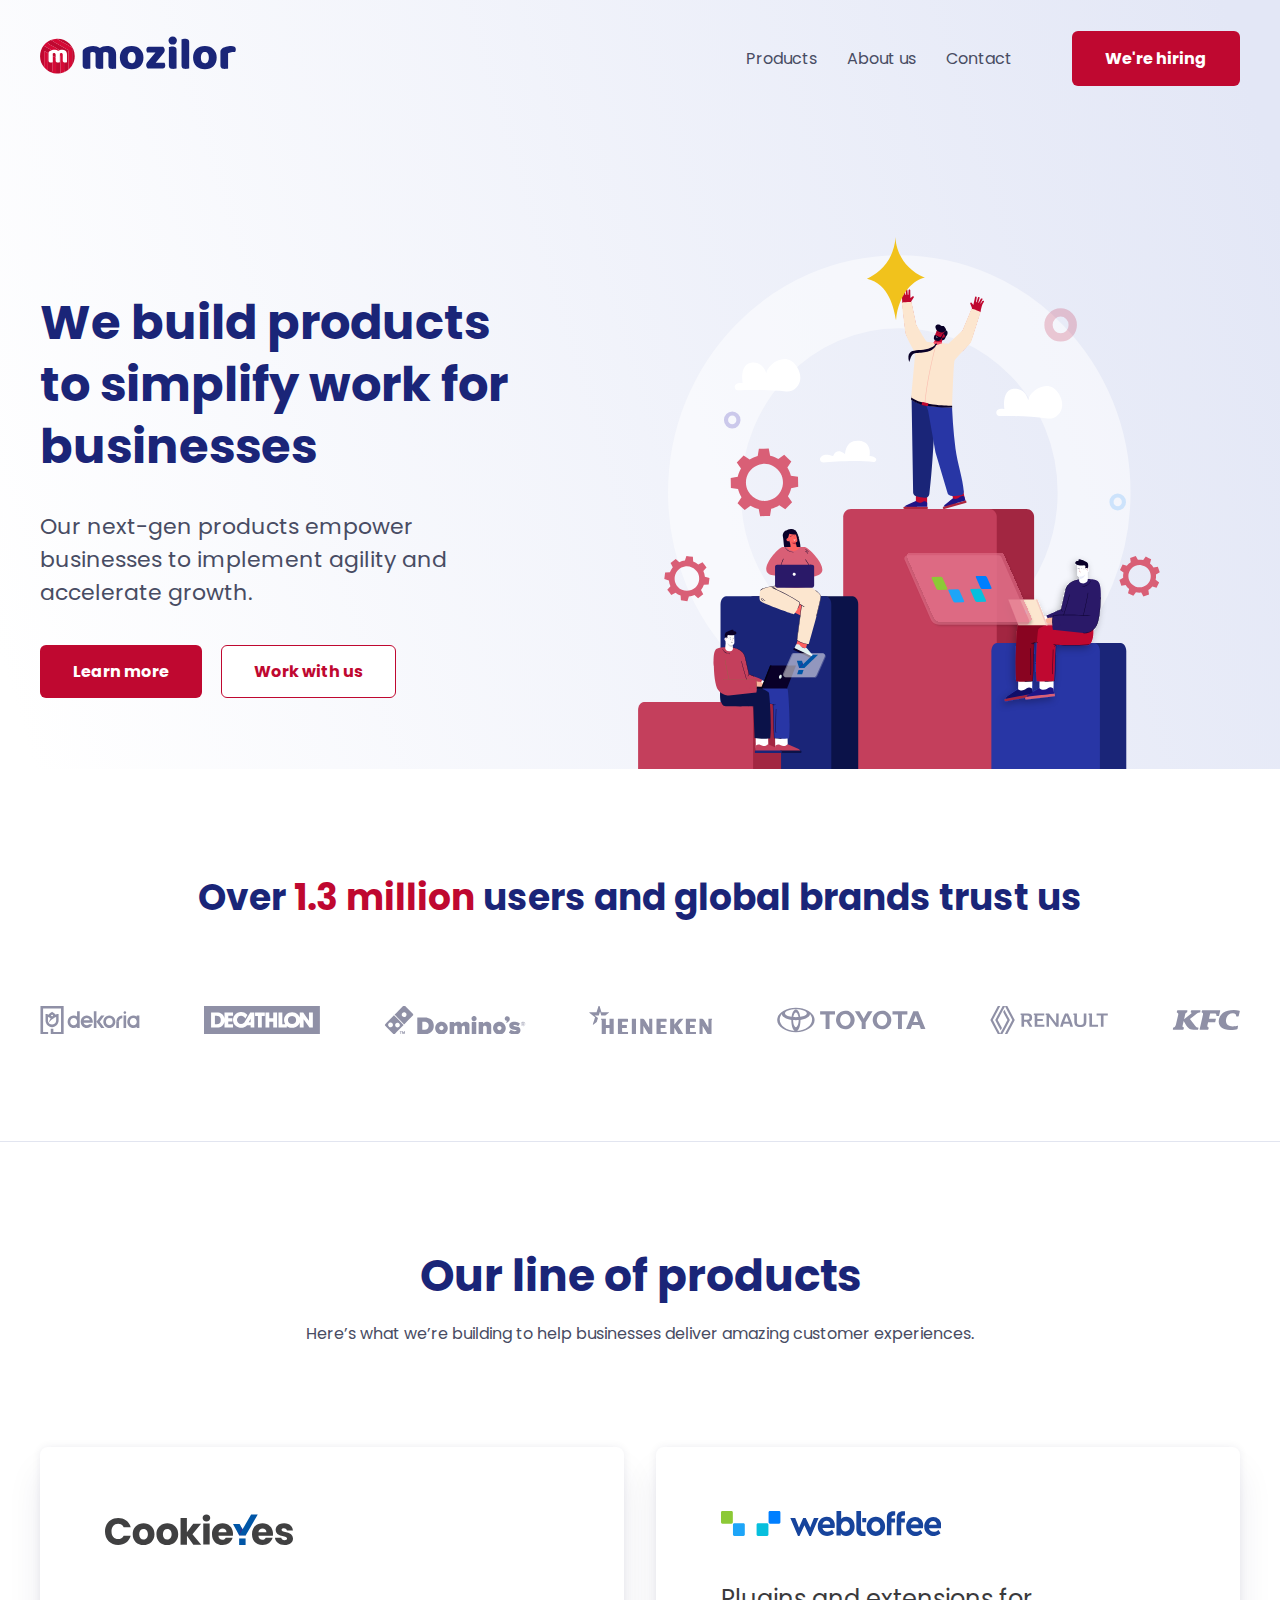
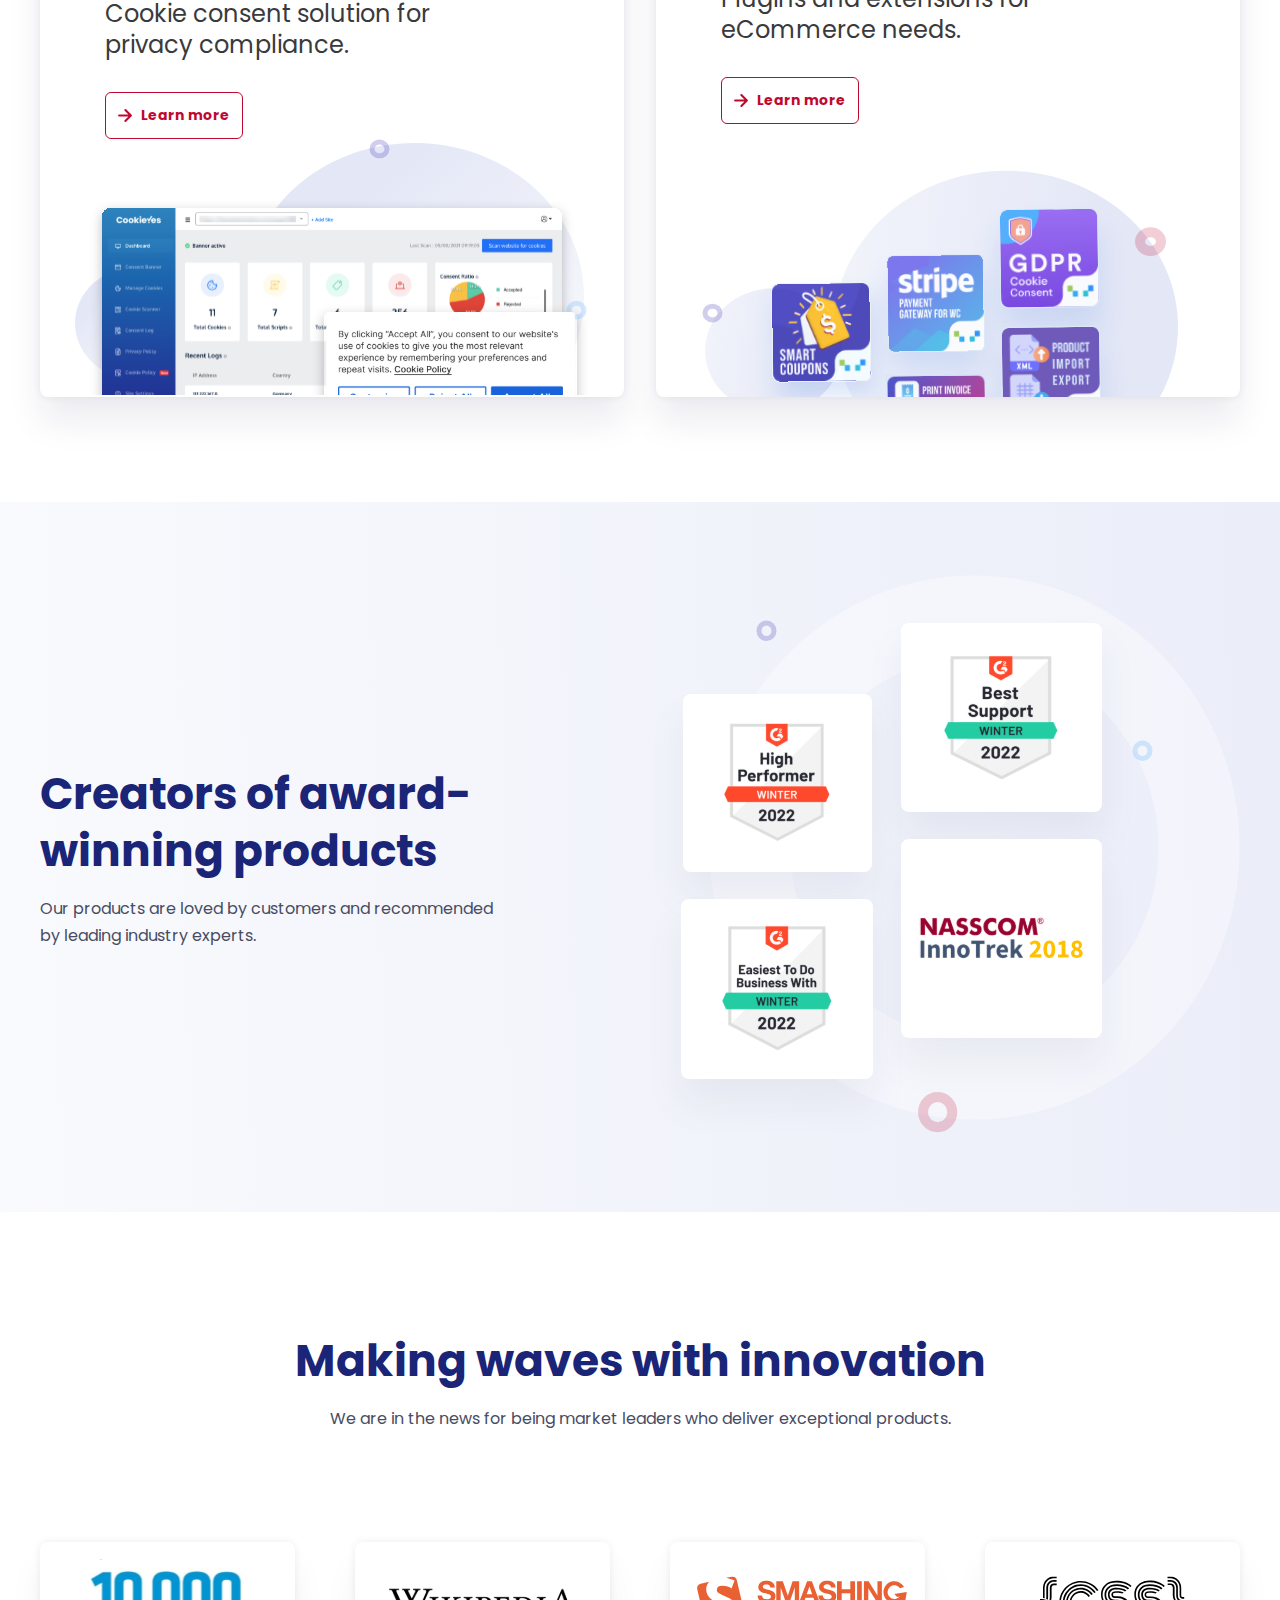
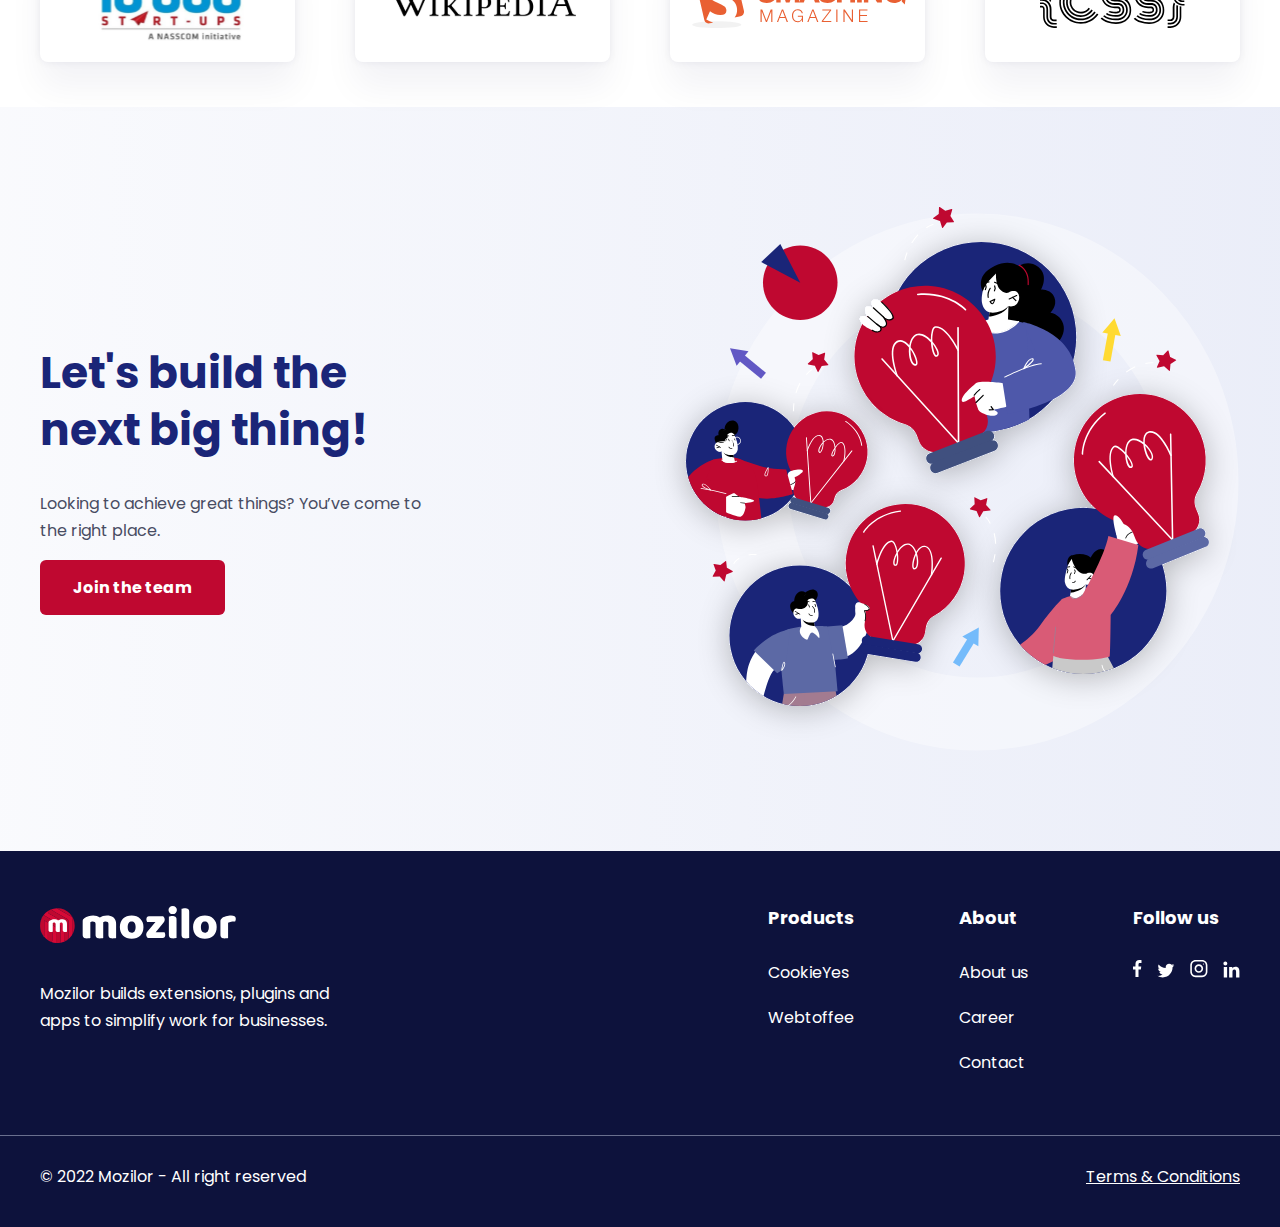
<file: index.html>
<!DOCTYPE html>
<html lang="en">

<head>
  <meta charset="UTF-8">
  <meta http-equiv="X-UA-Compatible" content="IE=edge">
  <meta name="viewport" content="width=device-width, initial-scale=1.0">
  <link rel="stylesheet" href="scss/style.css">
  <title>Mozilor</title>
  <link rel="preconnect" href="https://fonts.googleapis.com">
  <link rel="preconnect" href="https://fonts.gstatic.com" crossorigin>
  <link href="https://fonts.googleapis.com/css2?family=Poppins:wght@400;700&display=swap" rel="stylesheet">
  <link rel="stylesheet" href="https://cdn.jsdelivr.net/npm/swiper@8/swiper-bundle.min.css" />
</head>

<body>
  <header class="header">
    <div class="container">
      <div class="navigation">
        <a class="logo" href="index.html">
          <img class="logo__img" src="images/logo.svg" alt="Mozilor">
        </a>
        <nav class="menu">
          <button class="menu-btn">
            <span></span>
            <span></span>
            <span></span>
          </button>
          <ul class="menu__list">
            <li class="menu__list-item">
              <a class="menu__link" href="/pages/products.html">Products</a>
            </li>
            <li class="menu__list-item">
              <a class="menu__link" href="/pages/about.html">About us</a>
            </li>
            <li class="menu__list-item">
              <a class="menu__link" href="/pages/contact.html">Contact</a>
            </li>
          </ul>
          <button class="btn header__box-btn">We're hiring</button>
        </nav>
      </div>
      <div class="header__box">
        <div class="header__box-content">
          <h1 class="header__box-title">We build products to simplify work for businesses</h1>
          <p class="header__box-text">Our next-gen products empower businesses to implement agility and accelerate
            growth.
          </p>
          <div class="header__box-buttons">
            <buton class="btn header__box-buttons--one">Learn more</buton>
            <buton class="btn header__box-buttons--two">Work with us</buton>
          </div>
        </div>
        <img class="header__box-img" src="images/header.svg" alt="picture">
      </div>
    </div>
  </header>
  <section class="brands">
    <div class="container">
      <p class="brands__text">Over <span>1.3 million</span> users and global brands trust us</p>
      <div class="brands__box">
        <a class="brands__box-item" href="#">
          <img class="brands__box-img" src="images/dekoria.svg" alt="dekoria">
        </a>
        <a class="brands__box-item" href="#">
          <img class="brands__box-img" src="images/decathlon.svg" alt="decathlon">
        </a>
        <a class="brands__box-item" href="#">
          <img class="brands__box-img" src="images/dominos.svg" alt="dominos">
        </a>
        <a class="brands__box-item" href="#">
          <img class="brands__box-img" src="images/heineken.svg" alt="heineken">
        </a>
        <a class="brands__box-item" href="#">
          <img class="brands__box-img" src="images/toyota.svg" alt="toyota">
        </a>
        <a class="brands__box-item" href="#">
          <img class="brands__box-img" src="images/renault.svg" alt="renault">
        </a>
        <a class="brands__box-item" href="#">
          <img class="brands__box-img" src="images/kfc.svg" alt="kfc">
        </a>
      </div>
    </div>
  </section>
  <section class="products">
    <div class="container">
      <h2 class="products__title">Our line of products</h2>
      <p class="products__text">Here’s what we’re building to help businesses deliver amazing customer experiences.</p>
      <div class="products__box">
        <div class="products__box-item">
          <div class="products__box-content">
            <img class="products__box-img" src="images/cookieyes.svg" alt="cookieyes">
            <p class="products__box-text">Cookie consent solution for privacy compliance.</p>
            <button class="products__box-btn">
              <svg width="14" height="15" viewBox="0 0 14 15" fill="none" xmlns="http://www.w3.org/2000/svg">
                <path d="M7.39375 13.0125L12.9049 7.50002L7.39235 1.98752M1.09375 7.50002H12.9063H1.09375Z"
                  stroke="#BF0830" stroke-width="2" stroke-linecap="round" stroke-linejoin="round" />
              </svg>
              <span>Learn more</span>
            </button>
          </div>
          <img class="products__box-img" src="images/products-1.svg" alt="">
        </div>
        <div class="products__box-item">
          <div class="products__box-content">
            <img class="products__box-img" src="images/webtoffee.svg" alt="webtoffee">
            <p class="products__box-text">Plugins and extensions for eCommerce needs.</p>
            <button class="products__box-btn">
              <svg width="14" height="15" viewBox="0 0 14 15" fill="none" xmlns="http://www.w3.org/2000/svg">
                <path d="M7.39375 13.0125L12.9049 7.50002L7.39235 1.98752M1.09375 7.50002H12.9063H1.09375Z"
                  stroke="#BF0830" stroke-width="2" stroke-linecap="round" stroke-linejoin="round" />
              </svg>
              <span>Learn more</span>
            </button>
          </div>
          <img class="products__box-img" src="images/products-2.svg" alt="">
        </div>
      </div>
    </div>
  </section>
  <section class="creators">
    <div class="container">
      <div class="creators__box">
        <div class="creators__box-content">
          <h2 class="creators__box-title">Creators of award-winning products</h2>
          <p class="creators__box-text">Our products are loved by customers and recommended by leading industry experts.
          </p>
        </div>
        <img class="creators__box-img" src="images/creators.svg" alt="creators">
      </div>
    </div>
  </section>
  <section class="innovation">
    <div class="container">
      <h2 class="innovation__title">Making waves with innovation</h2>
      <p class="innovation__text">We are in the news for being market leaders who deliver exceptional products.</p>
      <div class="innovation__slider-wrapper">
        <a class="innovation__slider-item">
          <img src="images/innovation1.svg" alt="startups">
        </a>
        <a class="innovation__slider-item">
          <img src="images/innovation2.svg" alt="wikipedia">
        </a>
        <a class="innovation__slider-item">
          <img src="images/innovation3.svg" alt="smashning">
        </a>
        <a class="innovation__slider-item">
          <img src="images/innovation4.svg" alt="css">
        </a>
      </div>
    </div>
  </section>
  <section class="join">
    <div class="container">
      <div class="join__box">
        <div class="join__box-content">
          <h2 class="join__box-title">Let's build the next big thing!</h2>
          <p class="join__box-text">Looking to achieve great things? You’ve come to the right place.
          </p>
          <button class="btn join__box-btn">Join the team</button>
        </div>
        <img class="join__box-img" src="images/join-bg.svg" alt="team">
      </div>
    </div>
  </section>
  <footer class="footer">
    <div class="container">
      <div class="footer__top">
        <div class="footer__content">
          <img class="footer__content-logo" src="images/footer-logo.svg" alt="Mozilor">
          <p class="footer__content-text">Mozilor builds extensions, plugins and apps to simplify work for businesses.
          </p>
        </div>
        <div class="footer__info">
          <div class="footer__item">
            <h5 class="footer__item-title">Products</h5>
            <ul class="footer__list">
              <li class="footer__list-item">
                <a class="footer__item-link" href="#">CookieYes</a>
              </li>
              <li class="footer__list-item">
                <a class="footer__item-link" href="#">Webtoffee</a>
              </li>
            </ul>
          </div>
          <div class="footer__item">
            <h5 class="footer__item-title">About</h5>
            <ul class="footer__list">
              <li class="footer__list-item">
                <a class="footer__item-link" href="#">About us</a>
              </li>
              <li class="footer__list-item">
                <a class="footer__item-link" href="#">Career</a>
              </li>
              <li class="footer__list-item">
                <a class="footer__item-link" href="#">Contact</a>
              </li>
            </ul>
          </div>
          <div class="footer__item">
            <h5 class="footer__item-title">Follow us</h5>
            <div class="footer__social">
              <a class="footer__social-item" href="#">
                <svg width="9" height="18" viewBox="0 0 9 18">
                  <path
                    d="M6.95282 2.89077H8.50569V0.186185C8.23779 0.14933 7.31641 0.0664062 6.24337 0.0664062C4.00443 0.0664062 2.4707 1.47469 2.4707 4.06304V6.44514H0V9.46867H2.4707V17.0764H5.49989V9.46937H7.87065L8.247 6.44585H5.49918V4.36284C5.49989 3.48895 5.73519 2.89077 6.95282 2.89077Z" />
                </svg>
              </a>
              <a class="footer__social-item" href="#">
                <svg width="18" height="15" viewBox="0 0 18 15">
                  <path
                    d="M17.2678 2.37425C16.6444 2.64768 15.9802 2.82892 15.2878 2.91692C16.0001 2.49158 16.5439 1.8232 16.7995 1.01758C16.1353 1.41358 15.402 1.6933 14.6204 1.84939C13.9898 1.17787 13.0909 0.761963 12.1103 0.761963C10.2079 0.761963 8.67624 2.30615 8.67624 4.1992C8.67624 4.47158 8.69929 4.73349 8.75586 4.98282C5.899 4.84349 3.3711 3.47425 1.67291 1.38844C1.37643 1.90282 1.20253 2.49158 1.20253 3.12539C1.20253 4.31549 1.81538 5.37044 2.72891 5.9812C2.17681 5.97073 1.63519 5.81044 1.17634 5.55796C1.17634 5.56844 1.17634 5.58206 1.17634 5.59568C1.17634 7.26558 2.36748 8.65263 3.92948 8.97215C3.64976 9.04863 3.34491 9.0853 3.02853 9.0853C2.80853 9.0853 2.58643 9.07272 2.37795 9.02663C2.82319 10.3875 4.08662 11.388 5.58891 11.4204C4.41976 12.335 2.93529 12.8861 1.32824 12.8861C1.04643 12.8861 0.776145 12.8735 0.505859 12.8389C2.02805 13.8205 3.83205 14.381 5.77748 14.381C12.1009 14.381 15.558 9.14292 15.558 4.60253C15.558 4.45063 15.5528 4.30396 15.5455 4.15834C16.2275 3.67434 16.8005 3.06987 17.2678 2.37425Z" />
                </svg>
              </a>
              <a class="footer__social-item" href="#">
                <svg width="18" height="18" viewBox="0 0 18 18">
                  <path fill-rule="evenodd" clip-rule="evenodd"
                    d="M5.62472 0H12.0533C15.0115 0 17.4104 2.39893 17.4104 5.35714V11.7857C17.4104 14.7439 15.0115 17.1429 12.0533 17.1429H5.62472C2.66651 17.1429 0.267578 14.7439 0.267578 11.7857V5.35714C0.267578 2.39893 2.66651 0 5.62472 0ZM12.0531 15.5357C14.1209 15.5357 15.8031 13.8536 15.8031 11.7857V5.35718C15.8031 3.28932 14.1209 1.60718 12.0531 1.60718H5.62451C3.55665 1.60718 1.87451 3.28932 1.87451 5.35718V11.7857C1.87451 13.8536 3.55665 15.5357 5.62451 15.5357H12.0531Z" />
                  <path fill-rule="evenodd" clip-rule="evenodd"
                    d="M4.55273 8.5716C4.55273 6.20482 6.47166 4.28589 8.83845 4.28589C11.2052 4.28589 13.1242 6.20482 13.1242 8.5716C13.1242 10.9384 11.2052 12.8573 8.83845 12.8573C6.47166 12.8573 4.55273 10.9384 4.55273 8.5716ZM6.15967 8.57164C6.15967 10.0481 7.36181 11.2502 8.83824 11.2502C10.3147 11.2502 11.5168 10.0481 11.5168 8.57164C11.5168 7.09414 10.3147 5.89307 8.83824 5.89307C7.36181 5.89307 6.15967 7.09414 6.15967 8.57164Z" />
                  <circle cx="13.4461" cy="3.96414" r="0.571071" />
                </svg>
              </a>
              <a class="footer__social-item" href="#">
                <svg width="17" height="17" viewBox="0 0 17 17">
                  <path
                    d="M4.01709 16.5715H0.780099V5.93569H4.10958V16.5715H4.01709ZM2.35236 4.45592C1.33501 4.45592 0.410156 3.62356 0.410156 2.51373C0.410156 1.49639 1.24253 0.571533 2.35236 0.571533C3.36969 0.571533 4.29454 1.4039 4.29454 2.51373C4.29454 3.62356 3.46218 4.45592 2.35236 4.45592ZM16.4102 16.5715H13.0807V11.3923C13.0807 10.19 13.0807 8.61777 11.4159 8.61777C9.65872 8.61777 9.47374 9.91257 9.47374 11.2999V16.5715H6.14426V5.93569H9.28877V7.41547C9.7512 6.58309 10.7685 5.75072 12.4333 5.75072C15.7628 5.75072 16.4102 7.97037 16.4102 10.8374V16.5715Z" />
                </svg>
              </a>
            </div>
          </div>
        </div>
      </div>
    </div>
    <div class="footer__bottom">
      <div class="container">
        <div class="footer__bottom-content">
          <p class="footer__bottom-text">© 2022 Mozilor - All right reserved </p>
          <a class="footer__bottom-link" href="#">Terms & Conditions</a>
        </div>
      </div>
    </div>
  </footer>

  <script src="js/main.js"></script>
</body>

</html>
</file>
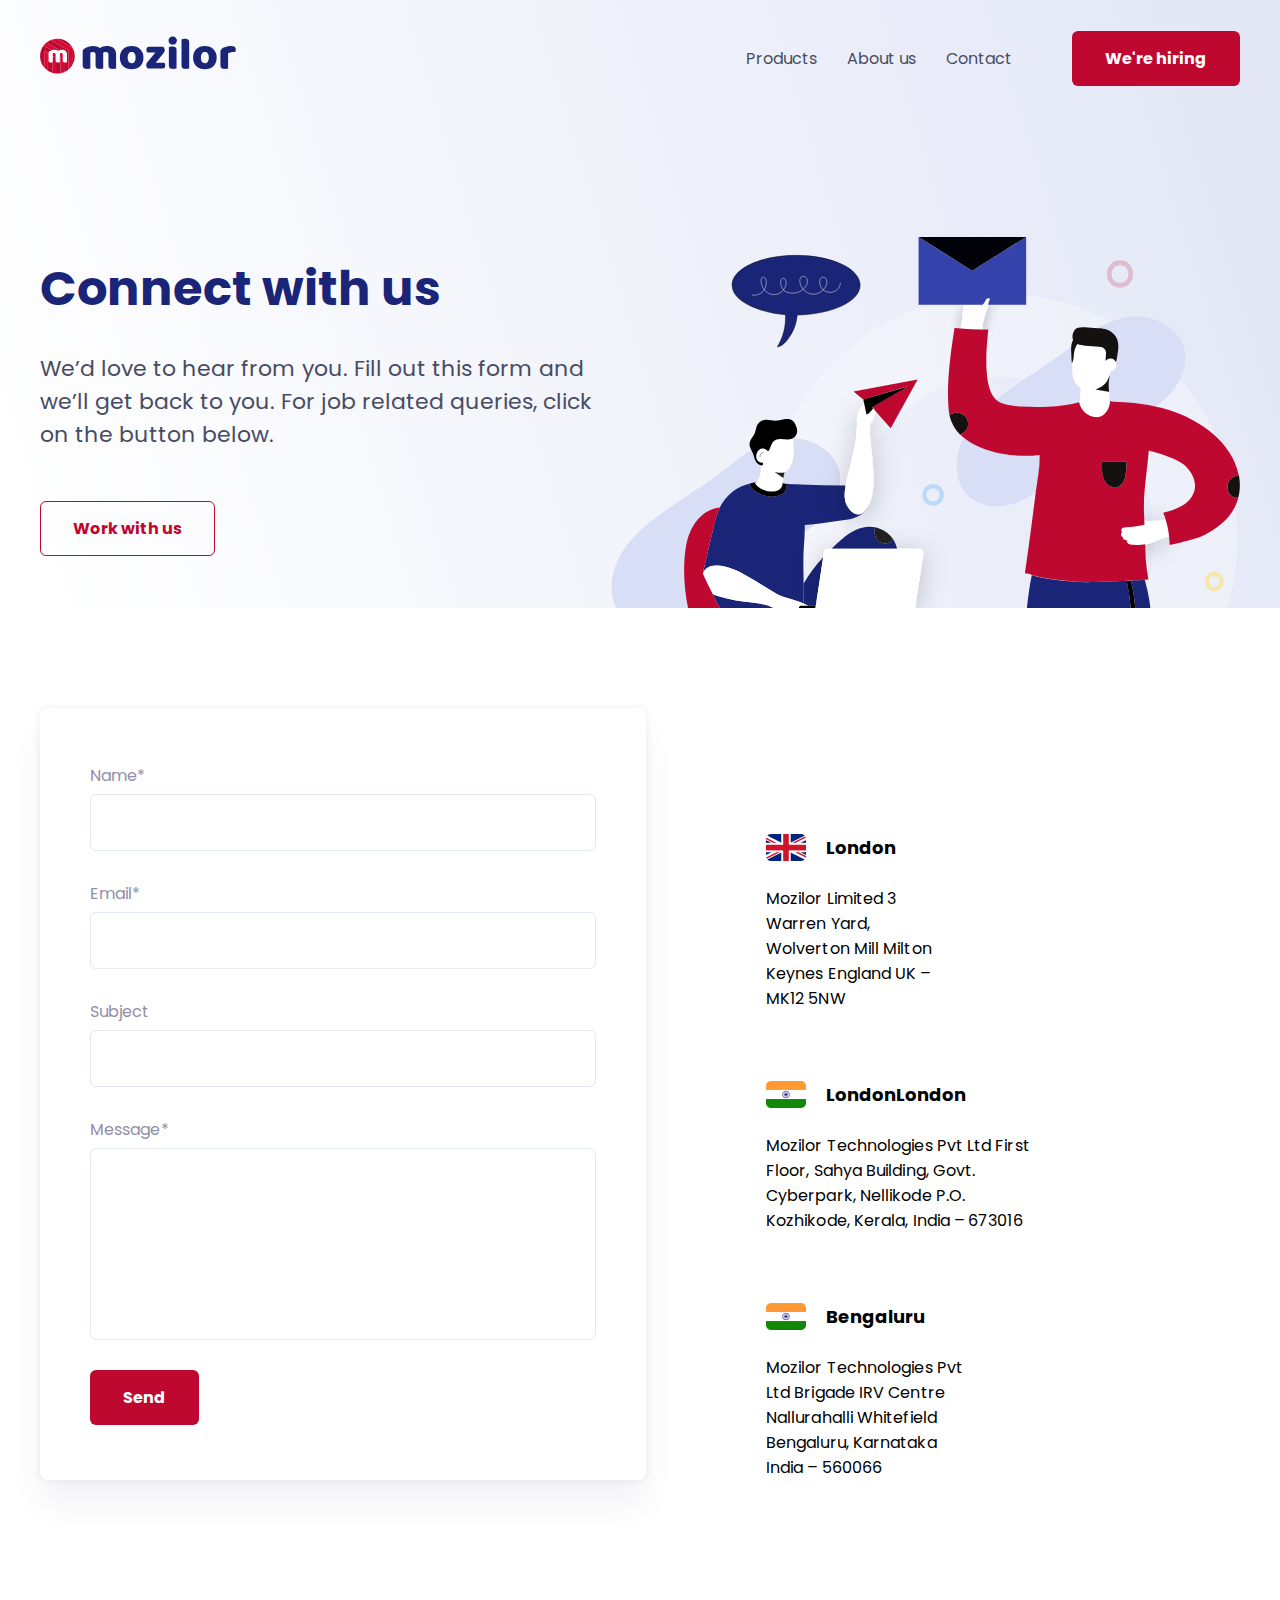
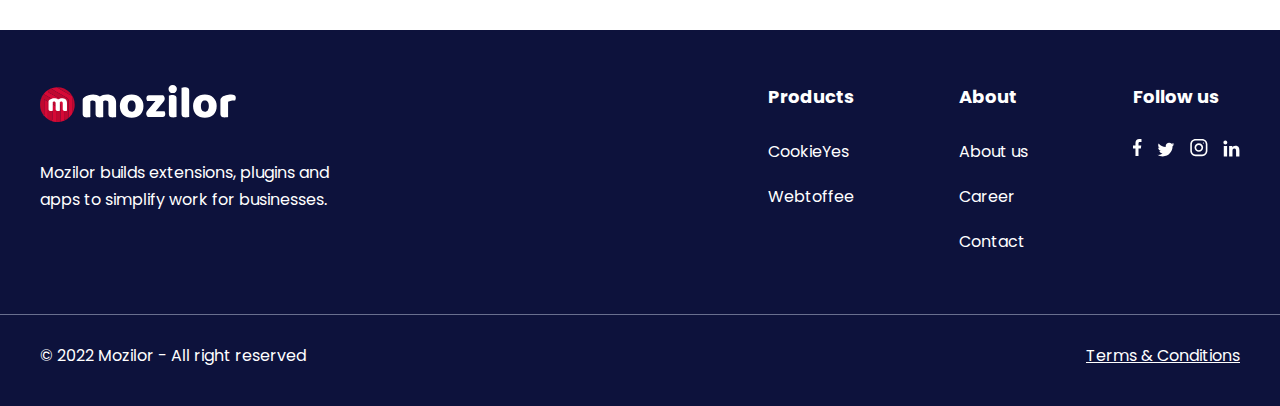
<file: pages/contact.html>
<!DOCTYPE html>
<html lang="en">

<head>
  <meta charset="UTF-8">
  <meta http-equiv="X-UA-Compatible" content="IE=edge">
  <meta name="viewport" content="width=device-width, initial-scale=1.0">
  <title>Contact</title>
  <link rel="stylesheet" href="../scss/style.css">
  <link rel="preconnect" href="https://fonts.googleapis.com">
  <link rel="preconnect" href="https://fonts.gstatic.com" crossorigin>
  <link href="https://fonts.googleapis.com/css2?family=Poppins:wght@400;700&display=swap" rel="stylesheet">
  <link rel="stylesheet" href="https://cdn.jsdelivr.net/npm/swiper@8/swiper-bundle.min.css" />
</head>

<body>
  <header class="header">
    <div class="container">
      <div class="navigation">
        <a class="logo" href="../index.html">
          <img class="logo__img" src="../images/logo.svg" alt="Mozilor">
        </a>
        <nav class="menu">
          <button class="menu-btn">
            <span></span>
            <span></span>
            <span></span>
          </button>
          <ul class="menu__list">
            <li class="menu__list-item">
              <a class="menu__link" href="/pages/products.html">Products</a>
            </li>
            <li class="menu__list-item">
              <a class="menu__link" href="/pages/about.html">About us</a>
            </li>
            <li class="menu__list-item">
              <a class="menu__link" href="/pages/contact.html">Contact</a>
            </li>
          </ul>
          <button class="btn header__box-btn">We're hiring</button>
        </nav>
      </div>
      <div class="header__box">
        <div class="header__box-content">
          <h1 class="header__box-title">Connect with us</h1>
          <p class="header__box-text">We’d love to hear from you. Fill out this form and we’ll get
            back to you. For job related queries, click on the button below.
          </p>
          <button class="btn about-header__btn">Work with us</button>
        </div>
        <img class="header__box-img" src="../images/contact-header.svg" alt="picture">
      </div>
    </div>
  </header>
  <section class="contact">
    <div class="container">
      <div class="contact__box">
        <form class="contact__form">
          <span class="contact__form-span">Name*</span>
          <input class="contact__form-input" type="text">
          <span class="contact__form-span">Email*</span>
          <input class="contact__form-input" type="text">
          <span class="contact__form-span">Subject</span>
          <input class="contact__form-input" type="text">
          <span class="contact__form-span">Message*</span>
          <textarea class="contact__form-textarea"></textarea>
          <button class="contact__form-btn btn">Send</button>
        </form>
        <div class="contact__city">
          <div class="contact__city-item">
            <div class="contact__city-box">
              <img class="contact__city-img" src="../images/flag1.jpg" alt="London">
              <h4 class="contact__city-title">London</h4>
            </div>
            <p class="contact__city-text contact__city-text--one">Mozilor Limited
              3 Warren Yard, Wolverton Mill
              Milton Keynes England
              UK – MK12 5NW</p>
          </div>
          <div class="contact__city-item">
            <div class="contact__city-box">
              <img class="contact__city-img" src="../images/flag2.jpg" alt="India">
              <h4 class="contact__city-title">LondonLondon</h4>
            </div>
            <p class="contact__city-text contact__city-text--two">Mozilor Technologies Pvt Ltd
              First Floor, Sahya Building, Govt. Cyberpark, Nellikode P.O.
              Kozhikode, Kerala, India – 673016</p>
          </div>
          <div class="contact__city-item">
            <div class="contact__city-box">
              <img class="contact__city-img" src="../images/flag2.jpg" alt="India">
              <h4 class="contact__city-title">Bengaluru</h4>
            </div>
            <p class="contact__city-text contact__city-text--three">Mozilor Technologies Pvt Ltd Brigade IRV Centre
              Nallurahalli Whitefield
              Bengaluru, Karnataka
              India – 560066</p>
          </div>
        </div>
      </div>
    </div>
  </section>

  <footer class="footer">
    <div class="container">
      <div class="footer__top">
        <div class="footer__content">
          <a class="logo" href="../index.html">
            <img class="footer__content-logo" src="../images/footer-logo.svg" alt="Mozilor">
          </a>
          <p class="footer__content-text">Mozilor builds extensions, plugins and apps to simplify work for businesses.
          </p>
        </div>
        <div class="footer__info">
          <div class="footer__item">
            <h5 class="footer__item-title">Products</h5>
            <ul class="footer__list">
              <li class="footer__list-item">
                <a class="footer__item-link" href="#">CookieYes</a>
              </li>
              <li class="footer__list-item">
                <a class="footer__item-link" href="#">Webtoffee</a>
              </li>
            </ul>
          </div>
          <div class="footer__item">
            <h5 class="footer__item-title">About</h5>
            <ul class="footer__list">
              <li class="footer__list-item">
                <a class="footer__item-link" href="#">About us</a>
              </li>
              <li class="footer__list-item">
                <a class="footer__item-link" href="#">Career</a>
              </li>
              <li class="footer__list-item">
                <a class="footer__item-link" href="#">Contact</a>
              </li>
            </ul>
          </div>
          <div class="footer__item">
            <h5 class="footer__item-title">Follow us</h5>
            <div class="footer__social">
              <a class="footer__social-item" href="#">
                <svg width="9" height="18" viewBox="0 0 9 18">
                  <path
                    d="M6.95282 2.89077H8.50569V0.186185C8.23779 0.14933 7.31641 0.0664062 6.24337 0.0664062C4.00443 0.0664062 2.4707 1.47469 2.4707 4.06304V6.44514H0V9.46867H2.4707V17.0764H5.49989V9.46937H7.87065L8.247 6.44585H5.49918V4.36284C5.49989 3.48895 5.73519 2.89077 6.95282 2.89077Z" />
                </svg>
              </a>
              <a class="footer__social-item" href="#">
                <svg width="18" height="15" viewBox="0 0 18 15">
                  <path
                    d="M17.2678 2.37425C16.6444 2.64768 15.9802 2.82892 15.2878 2.91692C16.0001 2.49158 16.5439 1.8232 16.7995 1.01758C16.1353 1.41358 15.402 1.6933 14.6204 1.84939C13.9898 1.17787 13.0909 0.761963 12.1103 0.761963C10.2079 0.761963 8.67624 2.30615 8.67624 4.1992C8.67624 4.47158 8.69929 4.73349 8.75586 4.98282C5.899 4.84349 3.3711 3.47425 1.67291 1.38844C1.37643 1.90282 1.20253 2.49158 1.20253 3.12539C1.20253 4.31549 1.81538 5.37044 2.72891 5.9812C2.17681 5.97073 1.63519 5.81044 1.17634 5.55796C1.17634 5.56844 1.17634 5.58206 1.17634 5.59568C1.17634 7.26558 2.36748 8.65263 3.92948 8.97215C3.64976 9.04863 3.34491 9.0853 3.02853 9.0853C2.80853 9.0853 2.58643 9.07272 2.37795 9.02663C2.82319 10.3875 4.08662 11.388 5.58891 11.4204C4.41976 12.335 2.93529 12.8861 1.32824 12.8861C1.04643 12.8861 0.776145 12.8735 0.505859 12.8389C2.02805 13.8205 3.83205 14.381 5.77748 14.381C12.1009 14.381 15.558 9.14292 15.558 4.60253C15.558 4.45063 15.5528 4.30396 15.5455 4.15834C16.2275 3.67434 16.8005 3.06987 17.2678 2.37425Z" />
                </svg>
              </a>
              <a class="footer__social-item" href="#">
                <svg width="18" height="18" viewBox="0 0 18 18">
                  <path fill-rule="evenodd" clip-rule="evenodd"
                    d="M5.62472 0H12.0533C15.0115 0 17.4104 2.39893 17.4104 5.35714V11.7857C17.4104 14.7439 15.0115 17.1429 12.0533 17.1429H5.62472C2.66651 17.1429 0.267578 14.7439 0.267578 11.7857V5.35714C0.267578 2.39893 2.66651 0 5.62472 0ZM12.0531 15.5357C14.1209 15.5357 15.8031 13.8536 15.8031 11.7857V5.35718C15.8031 3.28932 14.1209 1.60718 12.0531 1.60718H5.62451C3.55665 1.60718 1.87451 3.28932 1.87451 5.35718V11.7857C1.87451 13.8536 3.55665 15.5357 5.62451 15.5357H12.0531Z" />
                  <path fill-rule="evenodd" clip-rule="evenodd"
                    d="M4.55273 8.5716C4.55273 6.20482 6.47166 4.28589 8.83845 4.28589C11.2052 4.28589 13.1242 6.20482 13.1242 8.5716C13.1242 10.9384 11.2052 12.8573 8.83845 12.8573C6.47166 12.8573 4.55273 10.9384 4.55273 8.5716ZM6.15967 8.57164C6.15967 10.0481 7.36181 11.2502 8.83824 11.2502C10.3147 11.2502 11.5168 10.0481 11.5168 8.57164C11.5168 7.09414 10.3147 5.89307 8.83824 5.89307C7.36181 5.89307 6.15967 7.09414 6.15967 8.57164Z" />
                  <circle cx="13.4461" cy="3.96414" r="0.571071" />
                </svg>
              </a>
              <a class="footer__social-item" href="#">
                <svg width="17" height="17" viewBox="0 0 17 17">
                  <path
                    d="M4.01709 16.5715H0.780099V5.93569H4.10958V16.5715H4.01709ZM2.35236 4.45592C1.33501 4.45592 0.410156 3.62356 0.410156 2.51373C0.410156 1.49639 1.24253 0.571533 2.35236 0.571533C3.36969 0.571533 4.29454 1.4039 4.29454 2.51373C4.29454 3.62356 3.46218 4.45592 2.35236 4.45592ZM16.4102 16.5715H13.0807V11.3923C13.0807 10.19 13.0807 8.61777 11.4159 8.61777C9.65872 8.61777 9.47374 9.91257 9.47374 11.2999V16.5715H6.14426V5.93569H9.28877V7.41547C9.7512 6.58309 10.7685 5.75072 12.4333 5.75072C15.7628 5.75072 16.4102 7.97037 16.4102 10.8374V16.5715Z" />
                </svg>
              </a>
            </div>
          </div>
        </div>
      </div>
    </div>
    <div class="footer__bottom">
      <div class="container">
        <div class="footer__bottom-content">
          <p class="footer__bottom-text">© 2022 Mozilor - All right reserved </p>
          <a class="footer__bottom-link" href="#">Terms & Conditions</a>
        </div>
      </div>
    </div>
  </footer>

  <script src="../js/main.js"></script>
</body>

</html>
</file>
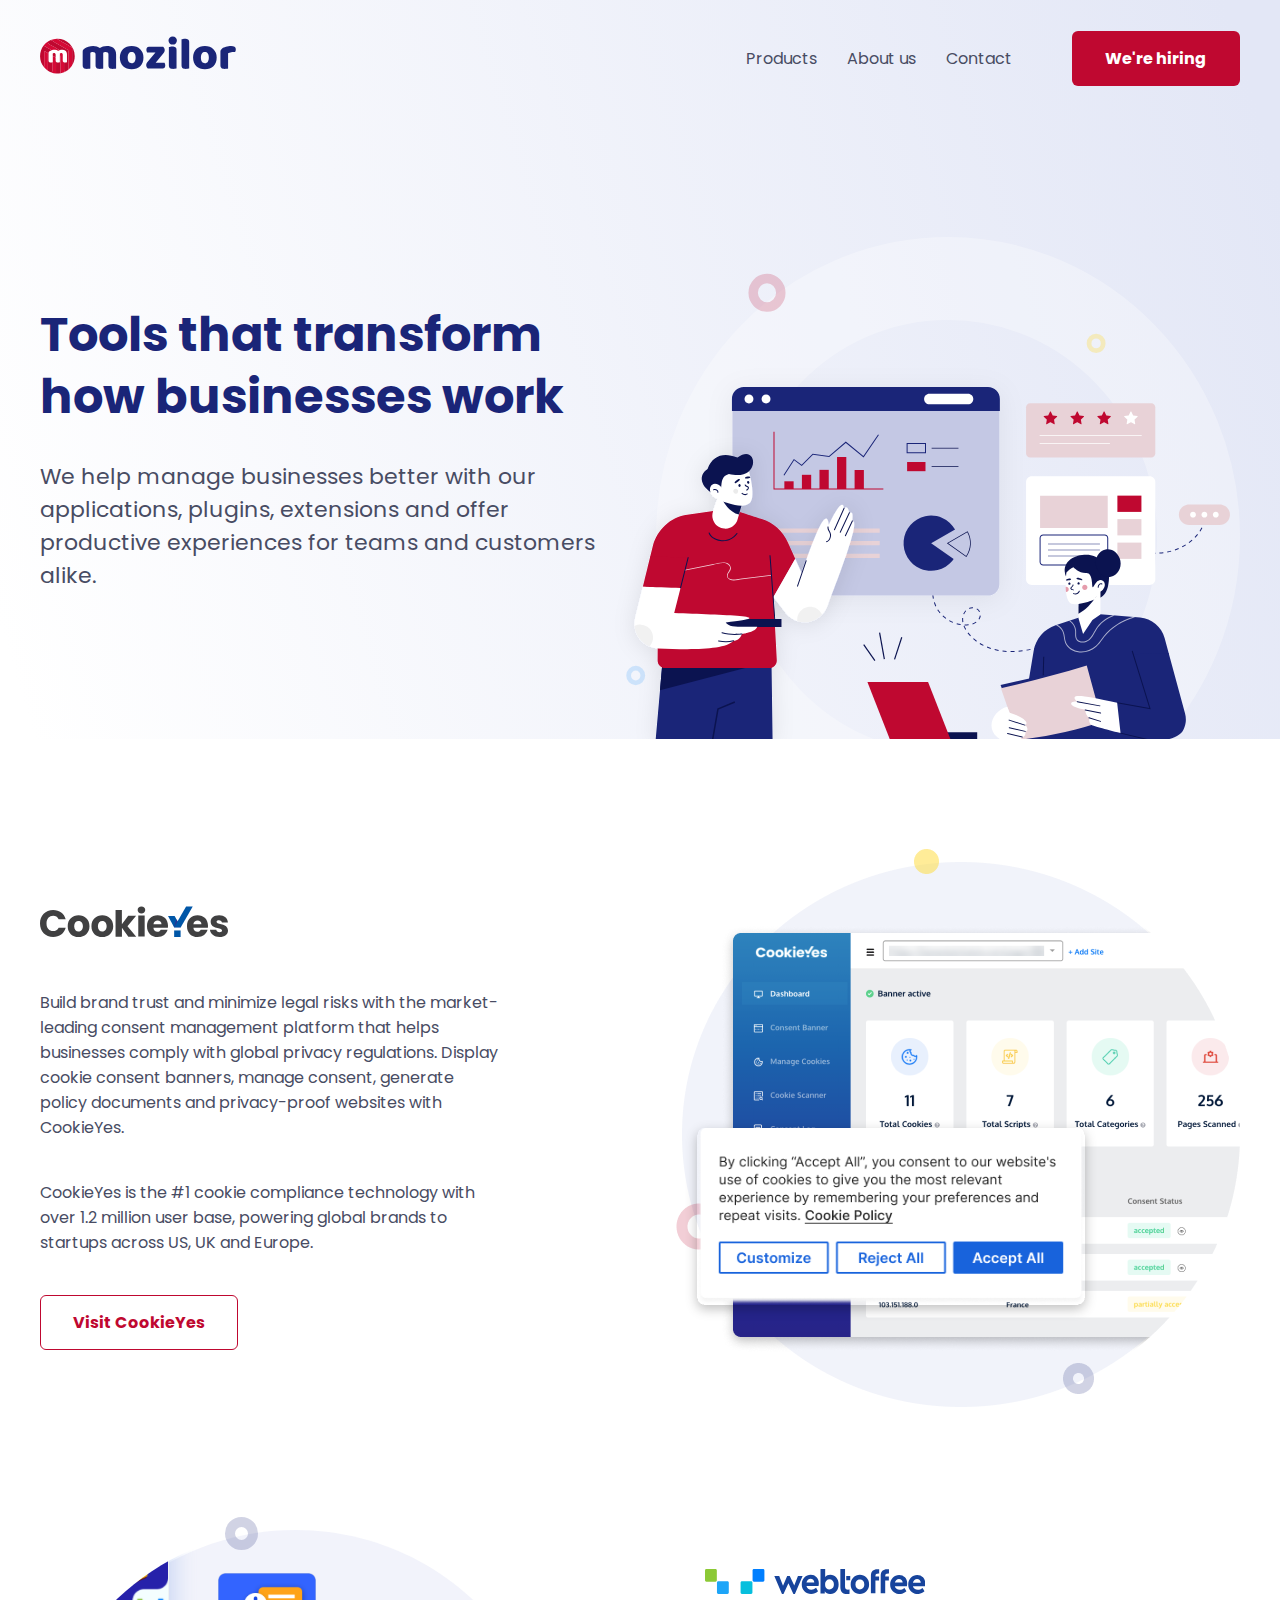
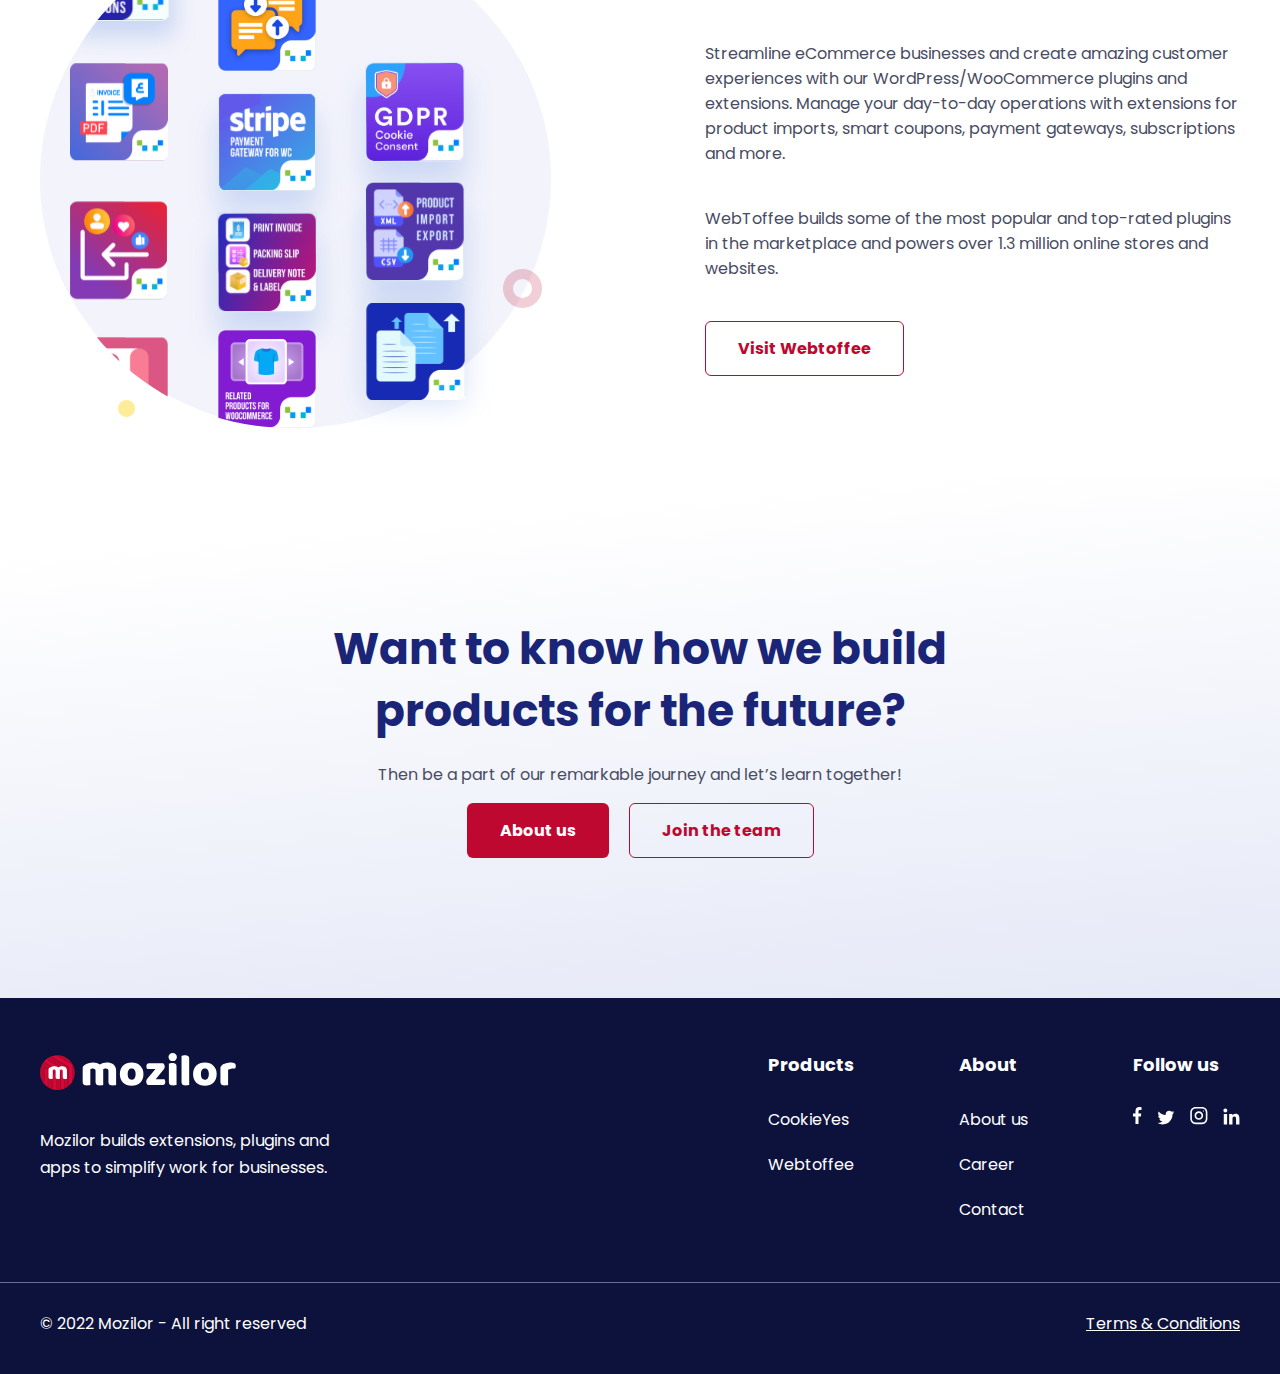
<file: pages/products.html>
<!DOCTYPE html>
<html lang="en">

<head>
  <meta charset="UTF-8">
  <meta http-equiv="X-UA-Compatible" content="IE=edge">
  <meta name="viewport" content="width=device-width, initial-scale=1.0">
  <title>Products</title>
  <link rel="stylesheet" href="../scss/style.css">
  <link rel="preconnect" href="https://fonts.googleapis.com">
  <link rel="preconnect" href="https://fonts.gstatic.com" crossorigin>
  <link href="https://fonts.googleapis.com/css2?family=Poppins:wght@400;700&display=swap" rel="stylesheet">
  <link rel="stylesheet" href="https://cdn.jsdelivr.net/npm/swiper@8/swiper-bundle.min.css" />
</head>

<body>
  <header class="header">
    <div class="container">
      <div class="navigation">
        <a class="logo" href="../index.html">
          <img class="logo__img" src="../images/logo.svg" alt="Mozilor">
        </a>
        <nav class="menu">
          <button class="menu-btn">
            <span></span>
            <span></span>
            <span></span>
          </button>
          <ul class="menu__list">
            <li class="menu__list-item">
              <a class="menu__link" href="/pages/products.html">Products</a>
            </li>
            <li class="menu__list-item">
              <a class="menu__link" href="#">About us</a>
            </li>
            <li class="menu__list-item">
              <a class="menu__link" href="#">Contact</a>
            </li>
          </ul>
          <button class="btn header__box-btn">We're hiring</button>
        </nav>
      </div>
      <div class="header__box">
        <div class="header__box-content">
          <h1 class="header__box-title">Tools that transform
            how businesses work</h1>
          <p class="header__box-text">We help manage businesses better with our applications, plugins, extensions and
            offer productive experiences for teams and customers alike.
          </p>
        </div>
        <img class="header__box-img" src="../images/products-header.svg" alt="picture">
      </div>
    </div>
  </header>
  <section class="product">
    <div class="container">
      <div class="product__item">
        <div class="product__item-content product__item-content--one">
          <img class="product__box-img" src="../images/cookieyes.svg" alt="cookieyes">
          <p class="product__item-text">Build brand trust and minimize legal risks with the market-leading consent
            management platform that helps
            businesses comply with global privacy regulations. Display cookie consent banners, manage consent, generate
            policy documents and privacy-proof websites with CookieYes.
          </p>
          <p class="product__item-text">CookieYes is the #1 cookie compliance technology with over 1.2 million user
            base, powering global brands to
            startups across US, UK and Europe.
          </p>
          <button class="btn product__item-btn">Visit CookieYes</button>
        </div>
        <img class="product__item-img" src="../images/products1.svg" alt="cookieyes">
      </div>
      <div class="product__item product__item-two">
        <div class="product__item-content product__item-content--two">
          <img class="product__box-img" src="../images/webtoffee.svg" alt="webtoffee">
          <p class="product__item-text">Streamline eCommerce businesses and create amazing customer experiences with
            our WordPress/WooCommerce
            plugins and extensions. Manage your day-to-day operations with extensions for product imports, smart
            coupons, payment gateways, subscriptions and more.
          </p>
          <p class="product__item-text">
            WebToffee builds some of the most popular and top-rated plugins in the marketplace and powers over 1.3
            million online stores and websites.
          </p>
          <button class="btn product__item-btn">Visit Webtoffee</button>
        </div>
        <img class="product__item-img" src="../images/products2.svg" alt="webtoffee">
      </div>
    </div>
  </section>
  <section class="build">
    <div class="container">
      <h2 class="build__title">Want to know how we build
        products for the future?</h2>
      <p class="build__text">Then be a part of our remarkable journey and let’s learn together!</p>
      <div class="build__btns">
        <button class="btn build__btn-one">About us</button>
        <button class="btn build__btn-two">Join the team</button>
      </div>
    </div>
  </section>

  <footer class="footer">
    <div class="container">
      <div class="footer__top">
        <div class="footer__content">
          <a class="logo" href="../index.html">
            <img class="footer__content-logo" src="../images/footer-logo.svg" alt="Mozilor">
          </a>
          <p class="footer__content-text">Mozilor builds extensions, plugins and apps to simplify work for businesses.
          </p>
        </div>
        <div class="footer__info">
          <div class="footer__item">
            <h5 class="footer__item-title">Products</h5>
            <ul class="footer__list">
              <li class="footer__list-item">
                <a class="footer__item-link" href="#">CookieYes</a>
              </li>
              <li class="footer__list-item">
                <a class="footer__item-link" href="#">Webtoffee</a>
              </li>
            </ul>
          </div>
          <div class="footer__item">
            <h5 class="footer__item-title">About</h5>
            <ul class="footer__list">
              <li class="footer__list-item">
                <a class="footer__item-link" href="#">About us</a>
              </li>
              <li class="footer__list-item">
                <a class="footer__item-link" href="#">Career</a>
              </li>
              <li class="footer__list-item">
                <a class="footer__item-link" href="#">Contact</a>
              </li>
            </ul>
          </div>
          <div class="footer__item">
            <h5 class="footer__item-title">Follow us</h5>
            <div class="footer__social">
              <a class="footer__social-item" href="#">
                <svg width="9" height="18" viewBox="0 0 9 18">
                  <path
                    d="M6.95282 2.89077H8.50569V0.186185C8.23779 0.14933 7.31641 0.0664062 6.24337 0.0664062C4.00443 0.0664062 2.4707 1.47469 2.4707 4.06304V6.44514H0V9.46867H2.4707V17.0764H5.49989V9.46937H7.87065L8.247 6.44585H5.49918V4.36284C5.49989 3.48895 5.73519 2.89077 6.95282 2.89077Z" />
                </svg>
              </a>
              <a class="footer__social-item" href="#">
                <svg width="18" height="15" viewBox="0 0 18 15">
                  <path
                    d="M17.2678 2.37425C16.6444 2.64768 15.9802 2.82892 15.2878 2.91692C16.0001 2.49158 16.5439 1.8232 16.7995 1.01758C16.1353 1.41358 15.402 1.6933 14.6204 1.84939C13.9898 1.17787 13.0909 0.761963 12.1103 0.761963C10.2079 0.761963 8.67624 2.30615 8.67624 4.1992C8.67624 4.47158 8.69929 4.73349 8.75586 4.98282C5.899 4.84349 3.3711 3.47425 1.67291 1.38844C1.37643 1.90282 1.20253 2.49158 1.20253 3.12539C1.20253 4.31549 1.81538 5.37044 2.72891 5.9812C2.17681 5.97073 1.63519 5.81044 1.17634 5.55796C1.17634 5.56844 1.17634 5.58206 1.17634 5.59568C1.17634 7.26558 2.36748 8.65263 3.92948 8.97215C3.64976 9.04863 3.34491 9.0853 3.02853 9.0853C2.80853 9.0853 2.58643 9.07272 2.37795 9.02663C2.82319 10.3875 4.08662 11.388 5.58891 11.4204C4.41976 12.335 2.93529 12.8861 1.32824 12.8861C1.04643 12.8861 0.776145 12.8735 0.505859 12.8389C2.02805 13.8205 3.83205 14.381 5.77748 14.381C12.1009 14.381 15.558 9.14292 15.558 4.60253C15.558 4.45063 15.5528 4.30396 15.5455 4.15834C16.2275 3.67434 16.8005 3.06987 17.2678 2.37425Z" />
                </svg>
              </a>
              <a class="footer__social-item" href="#">
                <svg width="18" height="18" viewBox="0 0 18 18">
                  <path fill-rule="evenodd" clip-rule="evenodd"
                    d="M5.62472 0H12.0533C15.0115 0 17.4104 2.39893 17.4104 5.35714V11.7857C17.4104 14.7439 15.0115 17.1429 12.0533 17.1429H5.62472C2.66651 17.1429 0.267578 14.7439 0.267578 11.7857V5.35714C0.267578 2.39893 2.66651 0 5.62472 0ZM12.0531 15.5357C14.1209 15.5357 15.8031 13.8536 15.8031 11.7857V5.35718C15.8031 3.28932 14.1209 1.60718 12.0531 1.60718H5.62451C3.55665 1.60718 1.87451 3.28932 1.87451 5.35718V11.7857C1.87451 13.8536 3.55665 15.5357 5.62451 15.5357H12.0531Z" />
                  <path fill-rule="evenodd" clip-rule="evenodd"
                    d="M4.55273 8.5716C4.55273 6.20482 6.47166 4.28589 8.83845 4.28589C11.2052 4.28589 13.1242 6.20482 13.1242 8.5716C13.1242 10.9384 11.2052 12.8573 8.83845 12.8573C6.47166 12.8573 4.55273 10.9384 4.55273 8.5716ZM6.15967 8.57164C6.15967 10.0481 7.36181 11.2502 8.83824 11.2502C10.3147 11.2502 11.5168 10.0481 11.5168 8.57164C11.5168 7.09414 10.3147 5.89307 8.83824 5.89307C7.36181 5.89307 6.15967 7.09414 6.15967 8.57164Z" />
                  <circle cx="13.4461" cy="3.96414" r="0.571071" />
                </svg>
              </a>
              <a class="footer__social-item" href="#">
                <svg width="17" height="17" viewBox="0 0 17 17">
                  <path
                    d="M4.01709 16.5715H0.780099V5.93569H4.10958V16.5715H4.01709ZM2.35236 4.45592C1.33501 4.45592 0.410156 3.62356 0.410156 2.51373C0.410156 1.49639 1.24253 0.571533 2.35236 0.571533C3.36969 0.571533 4.29454 1.4039 4.29454 2.51373C4.29454 3.62356 3.46218 4.45592 2.35236 4.45592ZM16.4102 16.5715H13.0807V11.3923C13.0807 10.19 13.0807 8.61777 11.4159 8.61777C9.65872 8.61777 9.47374 9.91257 9.47374 11.2999V16.5715H6.14426V5.93569H9.28877V7.41547C9.7512 6.58309 10.7685 5.75072 12.4333 5.75072C15.7628 5.75072 16.4102 7.97037 16.4102 10.8374V16.5715Z" />
                </svg>
              </a>
            </div>
          </div>
        </div>
      </div>
    </div>
    <div class="footer__bottom">
      <div class="container">
        <div class="footer__bottom-content">
          <p class="footer__bottom-text">© 2022 Mozilor - All right reserved </p>
          <a class="footer__bottom-link" href="#">Terms & Conditions</a>
        </div>
      </div>
    </div>
  </footer>
  <script src="../js/main.js"></script>
</body>

</html>
</file>
<file: scss/style.css>
body {
  margin: 0;
  font-family: "Poppins", sans-serif;
  font-weight: 400;
  color: #484C63;
}

html {
  box-sizing: border-box;
  scroll-behavior: smooth;
}

*::after,
*::before {
  box-sizing: inherit;
}

a {
  color: inherit;
  text-decoration: none;
}

ul {
  list-style: none;
  padding: 0;
}

button {
  color: inherit;
  font-size: inherit;
  background-color: transparent;
  border: none;
  cursor: pointer;
  font-family: inherit;
  padding: 0;
}

.container {
  margin: 0 auto;
  padding: 0 20px;
  max-width: 1200px;
}

.btn {
  background: #BF0830;
  border-radius: 6px;
  color: #fff;
  border: none;
  padding: 14px 32px;
  font-size: 16px;
  font-weight: 700;
  border: 1px solid transparent;
  transition: all 0.3s;
}
.btn:hover {
  background: #fff;
  color: #BF0830;
  border: 1px solid #BF0830;
}

.header {
  background: linear-gradient(252.91deg, #E3E7F6 3.68%, rgba(227, 231, 246, 0) 97.82%);
  width: 100%;
}
.header__box {
  display: flex;
  padding-top: 150px;
}
.header__box-img {
  min-width: 50%;
}
.header__box-content {
  flex-basis: 50%;
  align-self: center;
  padding-bottom: 30px;
}
.header__box-title {
  font-weight: 700;
  font-size: 48px;
  line-height: 62px;
  color: #1A2578;
  padding-bottom: 32px;
  margin: 0;
}
.header__box-text {
  font-size: 22px;
  padding-bottom: 50px;
  margin: 0;
}
.header__box-buttons--one {
  background: #BF0830;
  border-radius: 6px;
  color: #fff;
  border: none;
  padding: 14px 32px;
  font-size: 16px;
  font-weight: 700;
  border: 1px solid transparent;
  transition: all 0.3s;
  margin-right: 15px;
}
.header__box-buttons--one:hover {
  background: #fff;
  color: #BF0830;
  border: 1px solid #BF0830;
}
.header__box-buttons--two {
  background: #fff;
  border-radius: 6px;
  color: #BF0830;
  border: 1px solid #BF0830;
  padding: 14px 32px;
  font-size: 16px;
  font-weight: 700;
  transition: all 0.3s;
}
.header__box-buttons--two:hover {
  background: #BF0830;
  color: #fff;
}
.header__box-btn:hover {
  background-color: #E3E7F6;
}

.navigation {
  padding-top: 30px;
  display: flex;
  justify-content: space-between;
  align-items: center;
}

.menu {
  display: flex;
  align-items: center;
  gap: 60px;
}
.menu__list {
  display: flex;
  gap: 30px;
}
.menu__link {
  font-size: 16px;
  transition: all 0.3s;
}
.menu__link:hover {
  color: #BF0830;
}
.menu-btn {
  display: none;
  width: 40px;
  height: 30px;
  flex-direction: column;
  justify-content: space-between;
}
.menu-btn span {
  height: 2px;
  width: 100%;
  background-color: #BF0830;
}

.brands {
  padding: 100px 0;
  border-bottom: 1px solid rgba(197, 203, 226, 0.5);
}
.brands__text {
  font-weight: 700;
  font-size: 36px;
  line-height: 57px;
  color: #1A2578;
  text-align: center;
  padding-bottom: 80px;
  margin: 0;
}
.brands__text span {
  color: #BF0830;
}
.brands__box {
  display: flex;
  justify-content: space-between;
  align-items: center;
  gap: 40px;
}

.products {
  padding: 105px 0;
}
.products__title {
  font-weight: 700;
  font-size: 44px;
  line-height: 57px;
  color: #1A2578;
  text-align: center;
  padding-bottom: 16px;
  margin: 0;
}
.products__text {
  font-size: 16px;
  line-height: 27px;
  text-align: center;
  color: #484C63;
  margin: 0;
  padding-bottom: 100px;
}
.products__box {
  display: flex;
  justify-content: space-between;
  gap: 32px;
}
.products__box-item {
  background: #FFFFFF;
  box-shadow: 0px 0px 8px rgba(22, 23, 72, 0.07), 0px 25px 35px rgba(22, 23, 72, 0.08);
  border-radius: 8px;
  display: flex;
  justify-content: center;
  flex-direction: column;
  align-items: center;
  flex-basis: 50%;
}
.products__box-content {
  padding: 64px 110px 0 65px;
}
.products__box-text {
  font-size: 24px;
  line-height: 31px;
  color: #3A3A3C;
  margin: 0;
  padding-top: 40px;
  padding-bottom: 32px;
}
.products__box-btn {
  background: #fff;
  border-radius: 6px;
  color: #BF0830;
  border: 1px solid #BF0830;
  padding: 12px 12px;
  font-size: 14px;
  font-weight: 700;
  display: flex;
  align-items: center;
}
.products__box-btn span {
  margin-left: 9px;
}

.creators {
  background: linear-gradient(268.52deg, #E3E7F6 -52.27%, rgba(227, 231, 246, 0) 138.23%);
  padding: 73px 0;
}
.creators__box {
  display: flex;
  justify-content: space-between;
  align-items: center;
}
.creators__box-content {
  max-width: 460px;
}
.creators__box-title {
  font-weight: 700;
  font-size: 44px;
  line-height: 57px;
  color: #1A2578;
  margin: 0;
  padding-bottom: 16px;
}
.creators__box-text {
  font-size: 16px;
  line-height: 27px;
  margin: 0;
}

.innovation {
  margin: 120px 0 30px 0;
}
.innovation__title {
  font-weight: 700;
  font-size: 44px;
  line-height: 57px;
  text-align: center;
  color: #1A2578;
  margin-bottom: 16px;
}
.innovation__text {
  font-size: 16px;
  line-height: 27px;
  text-align: center;
  margin-bottom: 110px;
}
.innovation__slider {
  position: relative;
}
.innovation__slider-wrapper {
  display: flex;
  justify-content: space-between;
  align-items: center;
  margin-bottom: 45px;
}
.innovation__slider-item {
  background: #FFFFFF;
  box-shadow: 0px 0px 8px rgba(22, 23, 72, 0.07), 0px 25px 35px rgba(22, 23, 72, 0.05);
  border-radius: 8px;
  width: 255px;
  height: 120px;
  display: flex;
  flex-direction: column;
  justify-content: center;
  align-items: center;
  cursor: pointer;
}

.join {
  background: linear-gradient(268.52deg, #E3E7F6 -52.27%, rgba(227, 231, 246, 0) 138.23%);
  padding: 100px 0;
}
.join__box {
  display: flex;
  justify-content: space-between;
  align-items: center;
}
.join__box-content {
  max-width: 390px;
}
.join__box-title {
  font-weight: 700;
  font-size: 44px;
  line-height: 57px;
  color: #1A2578;
  margin: 0;
  padding-bottom: 16px;
}
.join__box-text {
  font-size: 16px;
  line-height: 27px;
}

.footer {
  background-color: #0D123C;
  color: #fff;
  padding: 55px 0 40px 0;
}
.footer__top {
  display: flex;
  justify-content: space-between;
  padding-bottom: 40px;
}
.footer__content {
  max-width: 325px;
}
.footer__content-text {
  margin-top: 30px;
  font-size: 16px;
  line-height: 27px;
}
.footer__info {
  display: flex;
  gap: 105px;
}
.footer__item-title {
  font-weight: 700;
  font-size: 18px;
  line-height: 24px;
  margin: 0;
  padding-bottom: 30px;
}
.footer__list {
  margin: 0;
}
.footer__list-item {
  padding-bottom: 20px;
}
.footer__social {
  display: flex;
  gap: 15px;
  align-items: center;
}
.footer__social-item {
  fill: #fff;
  transition: all 0.3s;
}
.footer__social-item:hover {
  fill: #BF0830;
}
.footer__bottom {
  border-top: 1px solid rgba(197, 203, 226, 0.5);
  padding-top: 30px;
}
.footer__bottom-content {
  display: flex;
  justify-content: space-between;
}
.footer__bottom-text {
  margin: 0;
  line-height: 21px;
}
.footer__bottom-link {
  line-height: 21px;
  text-decoration-line: underline;
}
.footer__item-link {
  transition: all 0.3s;
}
.footer__item-link:hover {
  color: #BF0830;
}

/*PRODUCTS PAGE*/
.product {
  padding-bottom: 50px;
}
.product__item {
  display: flex;
  justify-content: space-between;
  align-items: center;
  padding-top: 110px;
}
.product__item-two {
  flex-direction: row-reverse;
}
.product__item-content--one {
  max-width: 460px;
}
.product__item-content--two {
  max-width: 535px;
}
.product__item-text {
  margin: 40px 0;
}
.product__item-btn {
  background-color: #fff;
  color: #BF0830;
  border: 1px solid #BF0830;
}
.product__item-btn:hover {
  background-color: #BF0830;
  border: 1px solid transparent;
  color: #fff;
}

.build {
  background: linear-gradient(355.12deg, #E3E7F6 -6.53%, rgba(227, 231, 246, 0) 87.81%);
  padding: 140px 0;
  text-align: center;
}
.build__title {
  font-weight: 700;
  font-size: 44px;
  line-height: 62px;
  color: #1A2578;
  max-width: 700px;
  margin: 0 auto;
  margin-bottom: 20px;
}
.build__btns {
  display: flex;
  gap: 20px;
  justify-content: center;
  align-items: center;
}
.build__btn-two {
  background: transparent;
  color: #BF0830;
  border: 1px solid #BF0830;
}
.build__btn-two:hover {
  background: #BF0830;
  color: #fff;
}
.build__btn-one:hover {
  background: transparent;
}

.about__header {
  padding: 80px 0 50px;
}
.about__header-text {
  font-size: 28px;
  max-width: 435px;
}

.brands__about {
  border-bottom: none;
}

.card {
  padding: 140px 0 80px;
}
.card__box {
  display: flex;
  justify-content: center;
  align-items: center;
  gap: 32px;
}
.card__item {
  display: flex;
  flex-direction: column;
  justify-content: flex-end;
  align-items: center;
  background: #FFFFFF;
  box-shadow: 0px 0px 8px rgba(22, 23, 72, 0.07), 0px 25px 35px rgba(22, 23, 72, 0.05);
  border-radius: 8px;
  height: 320px;
  width: 320px;
  padding-top: 20px;
}
.card__item-figure {
  color: #1A2578;
  font-weight: 700;
  font-size: 56px;
  line-height: 62px;
}
.card__item-title {
  font-size: 22px;
  margin: 0;
  padding: 18px 0 18px;
  font-weight: 400;
}
.card__item-img {
  display: block;
  width: 100%;
  height: 150px;
}

.code {
  background: linear-gradient(268.52deg, #E3E7F6 -52.27%, rgba(227, 231, 246, 0) 138.23%);
  padding: 65px 0 100px;
}
.code__title {
  color: #1A2578;
  font-weight: 700;
  font-size: 44px;
  line-height: 62px;
  text-align: center;
  margin: 0;
}
.code__text {
  font-size: 16px;
  line-height: 27px;
  text-align: center;
  padding-top: 16px;
  margin: 0;
}
.code__box {
  padding-top: 100px;
  display: grid;
  grid-template-columns: repeat(3, 1fr);
  gap: 35px 35px;
}
.code__item {
  background: #FFFFFF;
  box-shadow: 0px 0px 8px rgba(22, 23, 72, 0.07), 0px 25px 35px rgba(22, 23, 72, 0.05);
  border-radius: 8px;
  padding: 40px;
}
.code__item-title {
  color: #3A3A3C;
  font-weight: 700;
  font-size: 28px;
  line-height: 31px;
  margin: 0;
  padding-bottom: 32px;
}
.code__item-text {
  margin: 0;
}
.code-we {
  padding-top: 100px;
  display: flex;
  justify-content: space-evenly;
}
.code-we__img {
  padding-left: 50px;
}
.code__content {
  display: flex;
  flex-direction: column;
  justify-content: center;
  max-width: 440px;
}
.code__content-title {
  color: #1A2578;
  font-weight: 700;
  font-size: 44px;
  line-height: 57px;
  padding-bottom: 16px;
  margin: 0;
}
.code__content-text {
  margin: 0;
  padding-bottom: 30px;
}
.code-what {
  padding: 100px 0 120px;
}
.code-what__box {
  display: flex;
  justify-content: space-evenly;
}
.code-what__img {
  padding-right: 50px;
}

.hiring {
  padding: 150px 0;
  background: linear-gradient(268.52deg, #E3E7F6 -52.27%, rgba(227, 231, 246, 0) 138.23%);
}
.hiring-box {
  display: flex;
  justify-content: space-between;
}
.hiring__content {
  max-width: 380px;
}
.hiring__content-btn {
  background-color: transparent;
  color: #BF0830;
  border: 1px solid #BF0830;
  position: relative;
}
.hiring__content-btn:hover {
  background-color: #BF0830;
  color: #fff;
}
.hiring__content-btn::after {
  content: "";
  width: 250px;
  height: 100px;
  background-image: url(../images/hiring-line.svg);
  position: absolute;
  background-repeat: no-repeat;
  top: 65px;
  left: 65px;
}

.about-header__btn {
  background-color: transparent;
  color: #BF0830;
  border: 1px solid #BF0830;
}
.about-header__btn:hover {
  background-color: #BF0830;
  color: #fff;
}

.contact {
  padding: 100px 0 150px;
}
.contact__box {
  display: flex;
  gap: 120px;
}
.contact__form {
  display: flex;
  flex-direction: column;
  align-items: baseline;
  background: #FFFFFF;
  box-shadow: 0px 0px 8px rgba(22, 23, 72, 0.07), 0px 25px 35px rgba(22, 23, 72, 0.05);
  border-radius: 8px;
  padding: 55px 50px;
}
.contact__form-span {
  letter-spacing: 0.005em;
  color: #8F90A6;
  padding-bottom: 6px;
}
.contact__form-input {
  width: 440px;
  padding: 20px 32px;
  border: 1px solid #E3E7F6;
  border-radius: 6px;
  margin-bottom: 30px;
}
.contact__form-textarea {
  height: 150px;
  width: 440px;
  padding: 20px 32px;
  border: 1px solid #E3E7F6;
  border-radius: 6px;
  resize: none;
  margin-bottom: 30px;
}
.contact__city {
  display: flex;
  flex-direction: column;
  justify-content: flex-end;
}
.contact__city-box {
  display: flex;
  justify-content: flex-start;
  align-items: center;
  gap: 20px;
  margin-bottom: 25px;
}
.contact__city-item:not(:last-child) {
  padding-bottom: 70px;
}
.contact__city-title {
  font-weight: 700;
  font-size: 18px;
  line-height: 27px;
  color: #000;
  margin: 0;
}
.contact__city-text {
  letter-spacing: 0.005em;
  margin: 0;
  color: #000;
}
.contact__city-text--one {
  max-width: 190px;
}
.contact__city-text--two {
  max-width: 265px;
}
.contact__city-text--three {
  max-width: 200px;
}

@media (max-width: 1150px) {
  .brands__box {
    display: grid;
    grid-template-columns: repeat(4, 1fr);
  }
  .products__box {
    flex-direction: column;
    align-items: center;
  }
  .products__box-item {
    max-width: 540px;
  }
  .innovation__slider-wrapper {
    display: grid;
    grid-template-columns: 2fr 2fr;
    justify-items: center;
    gap: 20px;
  }
  .product__item {
    flex-direction: column;
  }
  .product__item-img {
    margin-top: 40px;
  }
}
@media (max-width: 1016px) {
  .header__box {
    padding-top: 100px;
  }
  .header__box-content {
    flex-basis: content;
  }
  .header__box-img {
    align-self: center;
  }
  .creators__box {
    flex-direction: column;
  }
  .creators__box-text {
    padding-bottom: 20px;
  }
  .creators__box-img {
    max-width: 100%;
  }
  .join__box {
    flex-direction: column;
  }
  .join__box-img {
    max-width: 100%;
  }
  .join__box-btn {
    margin-bottom: 20px;
  }
  .footer__top {
    flex-direction: column;
    align-items: center;
  }
  .footer__content {
    text-align: center;
  }
  .footer__content-text {
    margin-bottom: 30px;
  }
  .code__box {
    grid-template-columns: repeat(2, 1fr);
    justify-items: center;
  }
  .code-we,
  .code-what__box {
    flex-direction: column;
    align-items: center;
  }
  .code-what__img {
    order: 1;
  }
  .hiring-box {
    flex-direction: column;
    align-items: center;
  }
  .hiring-box__img {
    padding-top: 100px;
    max-width: 100%;
  }
  .contact__box {
    flex-direction: column;
    align-items: center;
  }
}
@media (max-width: 800px) {
  .header__box {
    flex-direction: column;
  }
  .header__box-img {
    width: 100%;
    padding-top: 40px;
  }
  .header__box-content {
    text-align: center;
  }
  .menu-btn {
    display: flex;
  }
  .menu__list {
    transform: translateX(-100%);
    transition: transform 1s;
    position: absolute;
    top: 100px;
    left: 20px;
    right: 0;
    width: 320px;
  }
  .menu__list--active {
    transform: translateX(0%);
  }
  .brands__box {
    grid-template-columns: repeat(3, 1fr);
  }
  .card__box {
    flex-direction: column;
  }
  .code__box {
    grid-template-columns: repeat(1, 1fr);
  }
  .code__item {
    width: 300px;
  }
  .code-we__img,
  .code-what__img {
    max-width: 95%;
  }
}
@media (max-width: 650px) {
  .contact__form {
    padding: 20px;
  }
  .contact__form-input {
    width: 70%;
  }
  .contact__form-textarea {
    width: 70%;
    height: 70%;
  }
}
@media (max-width: 600px) {
  .navigation {
    display: block;
  }
  .header__box-btn {
    position: absolute;
    top: 30px;
    right: 20px;
  }
  .brands__box {
    grid-template-columns: repeat(2, 1fr);
  }
  .products__box-img {
    max-width: 100%;
  }
  .innovation__slider-wrapper {
    display: flex;
    flex-direction: column;
    align-items: center;
  }
  .footer__info {
    flex-direction: column;
    gap: 40px;
  }
  .footer__bottom-content {
    flex-direction: column;
    align-items: flex-end;
  }
  .product__item-img {
    max-width: 100%;
  }
}
@media (max-width: 460px) {
  .header__box {
    padding-top: 50px;
  }
  .header__box-title {
    font-size: 44px;
    line-height: 57px;
  }
  .header__box-buttons--one {
    margin-right: 8px;
  }
  .header__box-buttons--one, .header__box-buttons--two, .header__box-btn {
    padding: 12px 22px;
    font-size: 14px;
  }
  .menu-btn {
    margin-top: 10px;
  }
  .logo__img {
    max-width: 45%;
  }
  .brands {
    padding: 50px 0;
  }
  .brands__box {
    display: flex;
    flex-direction: column;
    justify-content: center;
    align-items: center;
  }
  .brands__text {
    padding-bottom: 40px;
  }
  .products {
    padding: 50px 0;
  }
  .products__text {
    padding-bottom: 50px;
  }
  .products__box-content {
    padding: 50px 40px 0 40px;
  }
  .creators {
    padding: 50px 0;
  }
  .innovation {
    margin: 0;
    padding: 50px 0;
  }
  .innovation__text {
    margin-bottom: 40px;
  }
  .join {
    padding: 50px 0;
  }
  .join__box-btn {
    padding: 12px 22px;
    font-size: 14px;
  }
  .card {
    padding: 50px 0;
  }
  .card__item {
    width: auto;
    height: auto;
  }
  .card__item-figure {
    font-size: 46px;
    line-height: 52px;
  }
  .code {
    padding: 50px 0;
  }
  .code__box {
    padding-top: 50px;
  }
  .code__item {
    padding: 20px;
    width: 220px;
  }
  .code__item-title {
    font-size: 22px;
    line-height: 26px;
  }
  .code-we {
    padding-top: 50px;
  }
  .code-what {
    padding: 50px 0;
  }
  .hiring {
    padding: 50px 0;
  }
  .hiring__content-btn::after {
    left: 25px;
  }
  .contact {
    padding: 50px 0;
  }
}/*# sourceMappingURL=style.css.map */
</file>
